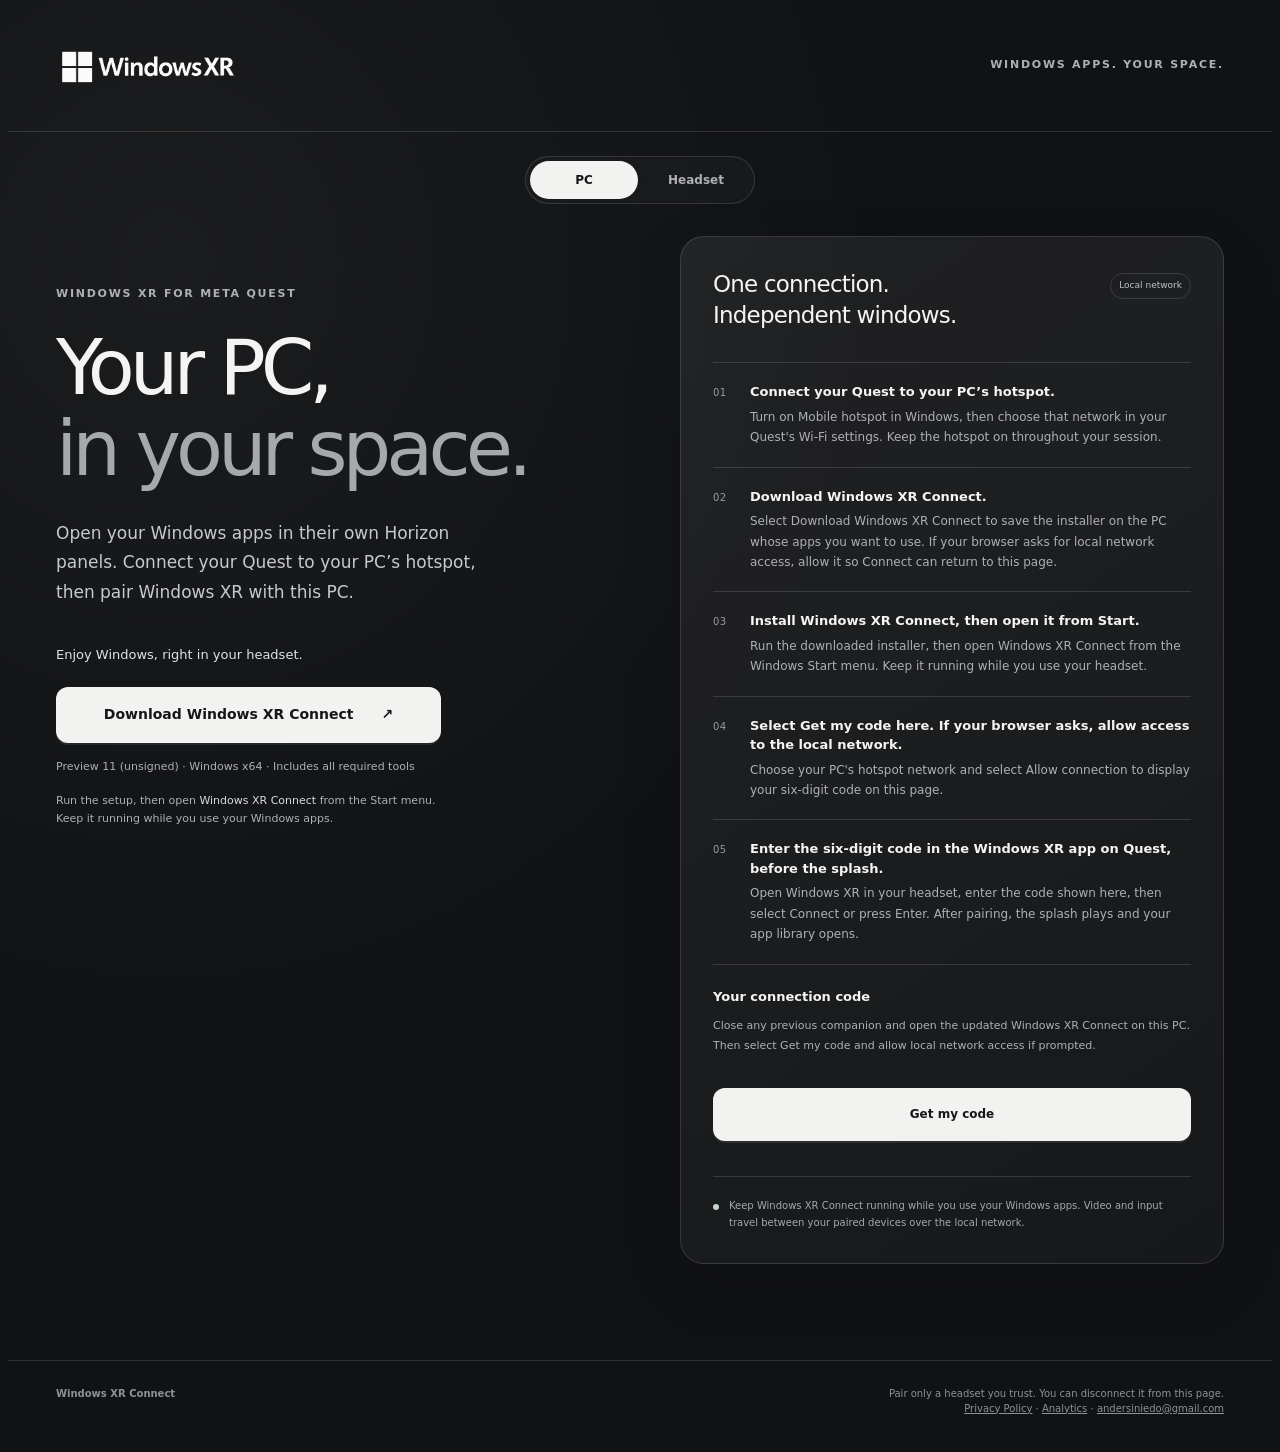
<file: index.html>
<!doctype html>
<html lang="en">
<head>
  <meta charset="utf-8">
  <meta name="viewport" content="width=device-width, initial-scale=1">
  <meta name="color-scheme" content="dark">
  <meta name="description" content="Connect your Windows apps to Windows XR on Meta Quest over your local network.">
  <title>Connect your PC · Windows XR</title>
  <link rel="stylesheet" href="styles.css?v=device-setup-1">
  <script type="module" src="setup-mode.mjs?v=device-setup-1"></script>
  <script type="module" src="portal.mjs?v=preview-11"></script>
  <script type="module" src="analytics.mjs?v=analytics-1"></script>
</head>
<body>
  <header class="site-header"><a class="wordmark" href="./" aria-label="Windows XR home"><img src="windows-xr-white-logo.png" alt="" width="2172" height="724"></a><span class="eyebrow">Windows apps. Your space.</span></header>
  <nav class="device-switch-wrap" aria-label="Setup device">
    <div class="device-switch" role="tablist" aria-label="Choose your setup device">
      <button class="device-tab" id="pc-tab" type="button" role="tab" aria-selected="true" aria-controls="pc-view" tabindex="0" data-device="pc">PC</button>
      <button class="device-tab" id="headset-tab" type="button" role="tab" aria-selected="false" aria-controls="headset-view" tabindex="-1" data-device="headset">Headset</button>
    </div>
  </nav>
  <main>
    <div class="mode-view" id="pc-view" role="tabpanel" aria-labelledby="pc-tab">
    <section class="hero" aria-labelledby="page-title">
      <p class="eyebrow">Windows XR for Meta Quest</p>
      <h1 id="page-title">Your PC,<br><span>in your space.</span></h1>
      <p class="intro">Open your Windows apps in their own Horizon panels. Connect your Quest to your PC’s hotspot, then pair Windows XR with this PC.</p>
      <div class="hero-download">
        <p class="setup-closing">Enjoy Windows, right in your headset.</p>
        <a class="button primary download" href="https://github.com/LonjeMocoISO/windowsxr-site/releases/download/windows-xr-connect-preview-11/WindowsXR-Connect-Setup.msi" data-analytics-download="connect" aria-describedby="installer-download-status">Download Windows XR Connect <span aria-hidden="true">↗</span></a>
        <p id="installer-download-status" class="download-note">Preview 11 (unsigned) · Windows x64 · Includes all required tools</p>
        <p class="download-note">Run the setup, then open <strong>Windows XR Connect</strong> from the Start menu. Keep it running while you use your Windows apps.</p>
      </div>
    </section>
    <section class="setup glass" aria-labelledby="setup-title">
      <div class="section-heading"><h2 id="setup-title">One connection.<br>Independent windows.</h2><span class="small-tag">Local network</span></div>
      <ol class="steps">
        <li><span class="step-number" aria-hidden="true">01</span><div><h3>Connect your Quest to your PC’s hotspot.</h3><p>Turn on Mobile hotspot in Windows, then choose that network in your Quest's Wi-Fi settings. Keep the hotspot on throughout your session.</p></div></li>
        <li><span class="step-number" aria-hidden="true">02</span><div><h3>Download Windows XR Connect.</h3><p>Select Download Windows XR Connect to save the installer on the PC whose apps you want to use. If your browser asks for local network access, allow it so Connect can return to this page.</p></div></li>
        <li><span class="step-number" aria-hidden="true">03</span><div><h3>Install Windows XR Connect, then open it from Start.</h3><p>Run the downloaded installer, then open Windows XR Connect from the Windows Start menu. Keep it running while you use your headset.</p></div></li>
        <li><span class="step-number" aria-hidden="true">04</span><div><h3>Select Get my code here. If your browser asks, allow access to the local network.</h3><p>Choose your PC's hotspot network and select Allow connection to display your six-digit code on this page.</p></div></li>
        <li><span class="step-number" aria-hidden="true">05</span><div><h3>Enter the six-digit code in the Windows XR app on Quest, before the splash.</h3><p>Open Windows XR in your headset, enter the code shown here, then select Connect or press Enter. After pairing, the splash plays and your app library opens.</p></div></li>
      </ol>
      <section id="web-connection" class="web-connection" aria-labelledby="web-connection-title">
        <h3 id="web-connection-title">Your connection code</h3>
        <p id="portal-status" class="portal-status" role="status" aria-live="polite">Close any previous companion and open the updated Windows XR Connect on this PC. Then select Get my code and allow local network access if prompted.</p>
        <button id="get-code-button" class="button primary" aria-describedby="portal-status" type="button">Get my code</button>
        <form id="web-connection-form" hidden>
          <label id="web-network-label" for="web-network">PC network</label>
          <select id="web-network" name="address" required aria-describedby="web-network-help"></select>
          <p id="web-network-help" class="download-note">Choose your hotspot network. Allow your paired Quest to view and control your Windows app windows.</p>
          <button id="web-allow-button" class="button primary" type="submit">Allow connection</button>
        </form>
        <div id="web-pairing" hidden>
          <output id="web-pairing-code" class="web-pairing-code" aria-label="Six-digit pairing code"></output>
          <p id="web-pairing-countdown" class="download-note"></p>
        </div>
        <p id="portal-notice" class="portal-notice" role="alert" hidden></p>
        <div class="portal-actions"><button id="web-renew-button" class="button secondary" type="button" hidden>Get a new code</button><button id="web-disconnect-button" class="button quiet" type="button" hidden>Disconnect</button></div>
        <noscript><p class="portal-notice">Enable JavaScript to get your connection code on this page.</p></noscript>
      </section>
      <div class="connection-note"><span class="status-dot" aria-hidden="true"></span><p>Keep Windows XR Connect running while you use your Windows apps. Video and input travel between your paired devices over the local network.</p></div>
    </section>
    </div>
    <div class="mode-view" id="headset-view" role="tabpanel" aria-labelledby="headset-tab" hidden>
      <section class="hero" aria-labelledby="headset-page-title">
        <p class="eyebrow">Windows XR for Meta Quest</p>
        <h1 id="headset-page-title">Your apps,<br><span>in your headset.</span></h1>
        <p class="intro">Bring your Windows workspace into Meta Horizon. Install Windows XR on your headset, then connect it to your PC to open your apps in their own panels.</p>
        <div class="hero-download">
          <p class="setup-closing">Your Windows workspace starts here.</p>
          <a class="button primary download" href="https://github.com/LonjeMocoISO/windowsxr-site/releases/download/windows-xr-quest-apk63-popups-bluetooth/windowsxr.apk" data-analytics-download="apk" download="windowsxr.apk">Download Windows XR APK <span aria-hidden="true">↗</span></a>
          <p class="download-note">APK63 · Meta Quest · Android APK · com.windowsxr.meta</p>
          <p class="download-note">Install <strong>Windows XR</strong> on your headset, then follow the PC setup to connect and get your code.</p>
        </div>
      </section>
      <section class="setup glass" aria-labelledby="headset-setup-title">
        <div class="section-heading"><h2 id="headset-setup-title">Set up your headset.<br>Then connect your PC.</h2><span class="small-tag">Headset setup</span></div>
        <ol class="steps">
          <li><span class="step-number" aria-hidden="true">01</span><div><h3>Download the APK on your PC or headset.</h3><p>On your PC, use the download button. Or visit <a href="https://www.windowsxr.com/#headset">www.windowsxr.com</a> in your headset browser and download the APK there.</p><p class="substep"><span class="substep-label">1A</span> If you downloaded it on your PC, transfer the APK to your headset.</p></div></li>
          <li><span class="step-number" aria-hidden="true">02</span><div><h3>Install and open with Package Installer</h3><p>Open the downloaded APK with Package Installer, then select Install.</p></div></li>
          <li><span class="step-number" aria-hidden="true">03</span><div><h3>Open Windows XR on your headset.</h3><p>Once installed, open Windows XR from your headset's Unknown Sources library.</p></div></li>
          <li><span class="step-number" aria-hidden="true">04</span><div><h3>Continue with the PC setup.</h3><p>Install Windows XR Connect on your PC, get your six-digit code and enter it in Windows XR on your headset.</p></div></li>
        </ol>
        <p class="apk-install-note">Downloading or transferring the APK does not install it. If APK installation is not available on your headset, use <a href="https://developers.meta.com/vr/documentation/unity/ts-mqdh-deploy-build/" target="_blank" rel="noopener noreferrer">Meta VR Developer Hub</a> on your PC.</p>
        <button class="button primary continue-pc" type="button" data-go-pc>Continue to PC setup <span aria-hidden="true">→</span></button>
        <div class="connection-note"><span class="status-dot" aria-hidden="true"></span><p>Keep your Quest and PC on the same hotspot when pairing Windows XR.</p></div>
      </section>
    </div>
  </main>
  <footer><span>Windows XR Connect</span><p>Pair only a headset you trust. You can disconnect it from this page.<br><a href="privacy.html" target="_blank" rel="noopener noreferrer">Privacy Policy</a> · <a href="privacy.html#website-analytics" target="_blank" rel="noopener noreferrer">Analytics</a> · <a href="mailto:andersiniedo@gmail.com">andersiniedo@gmail.com</a></p></footer>
</body>
</html>
</file>
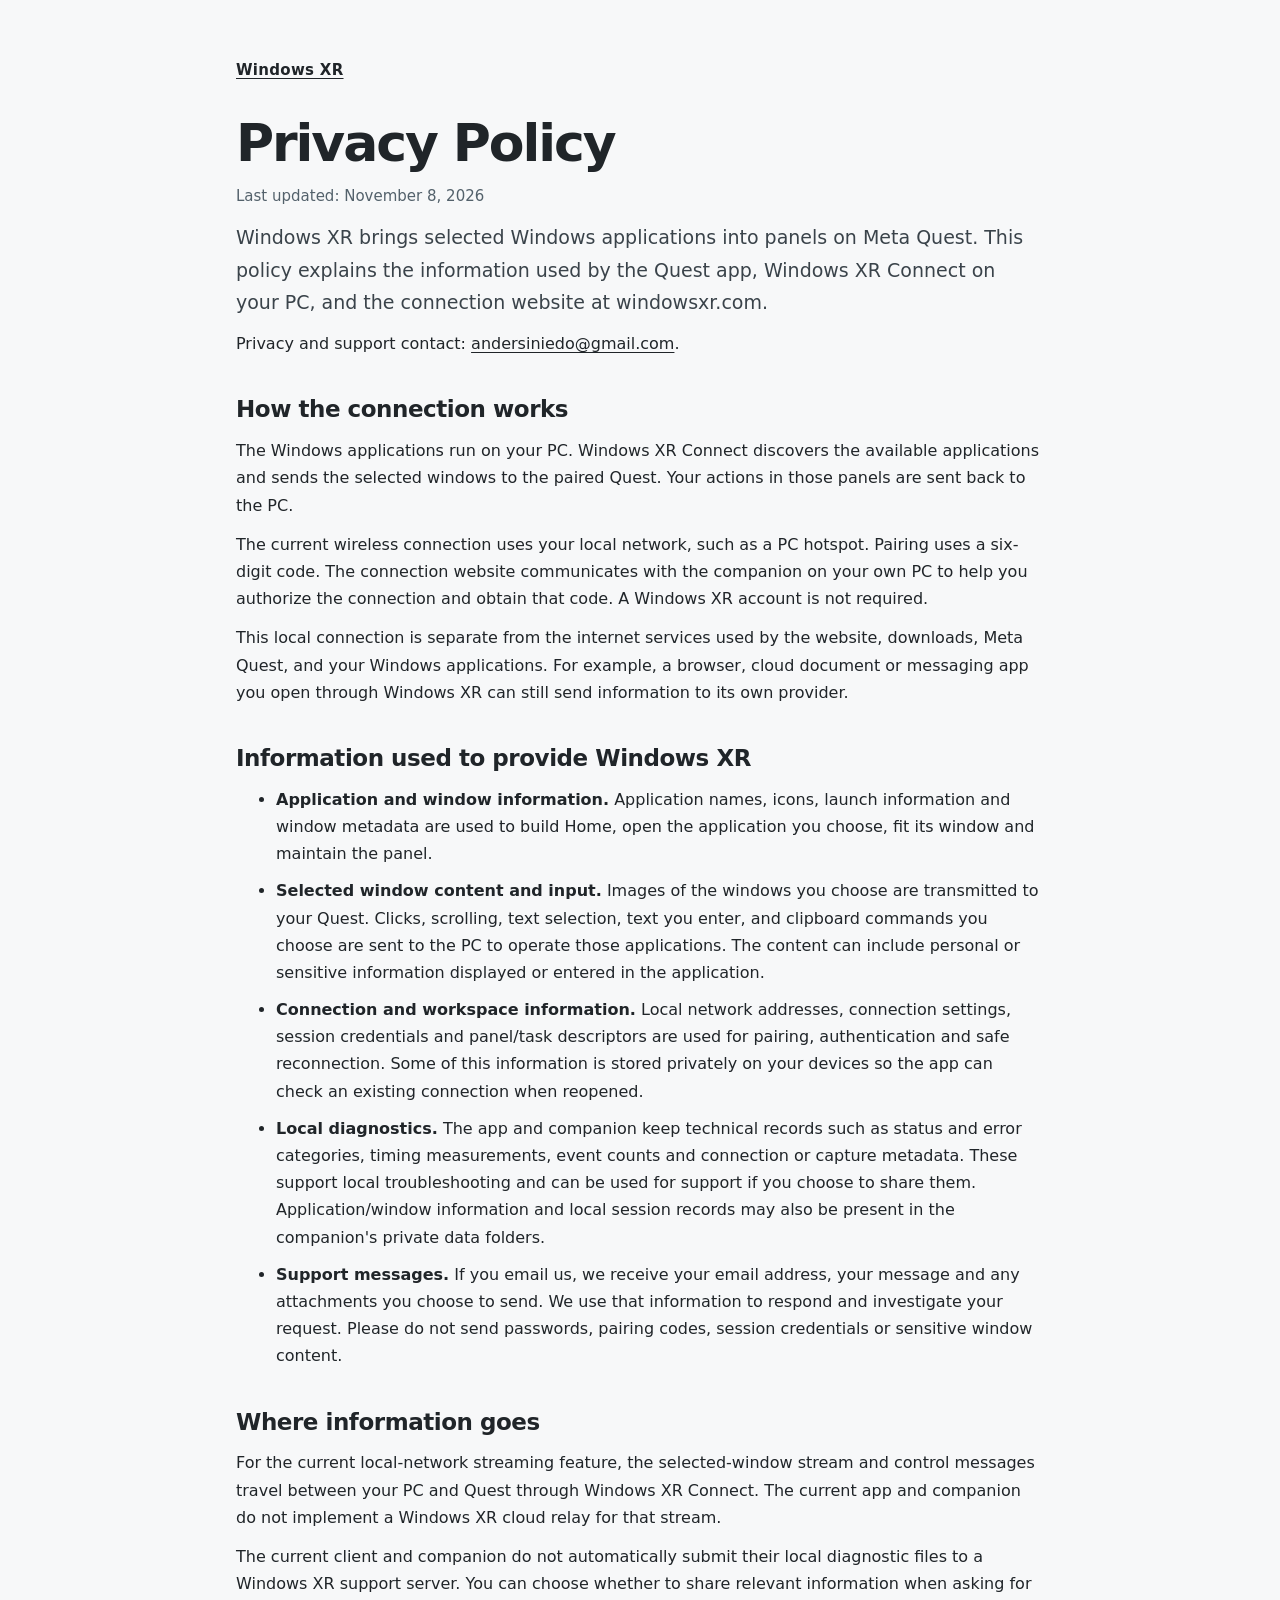
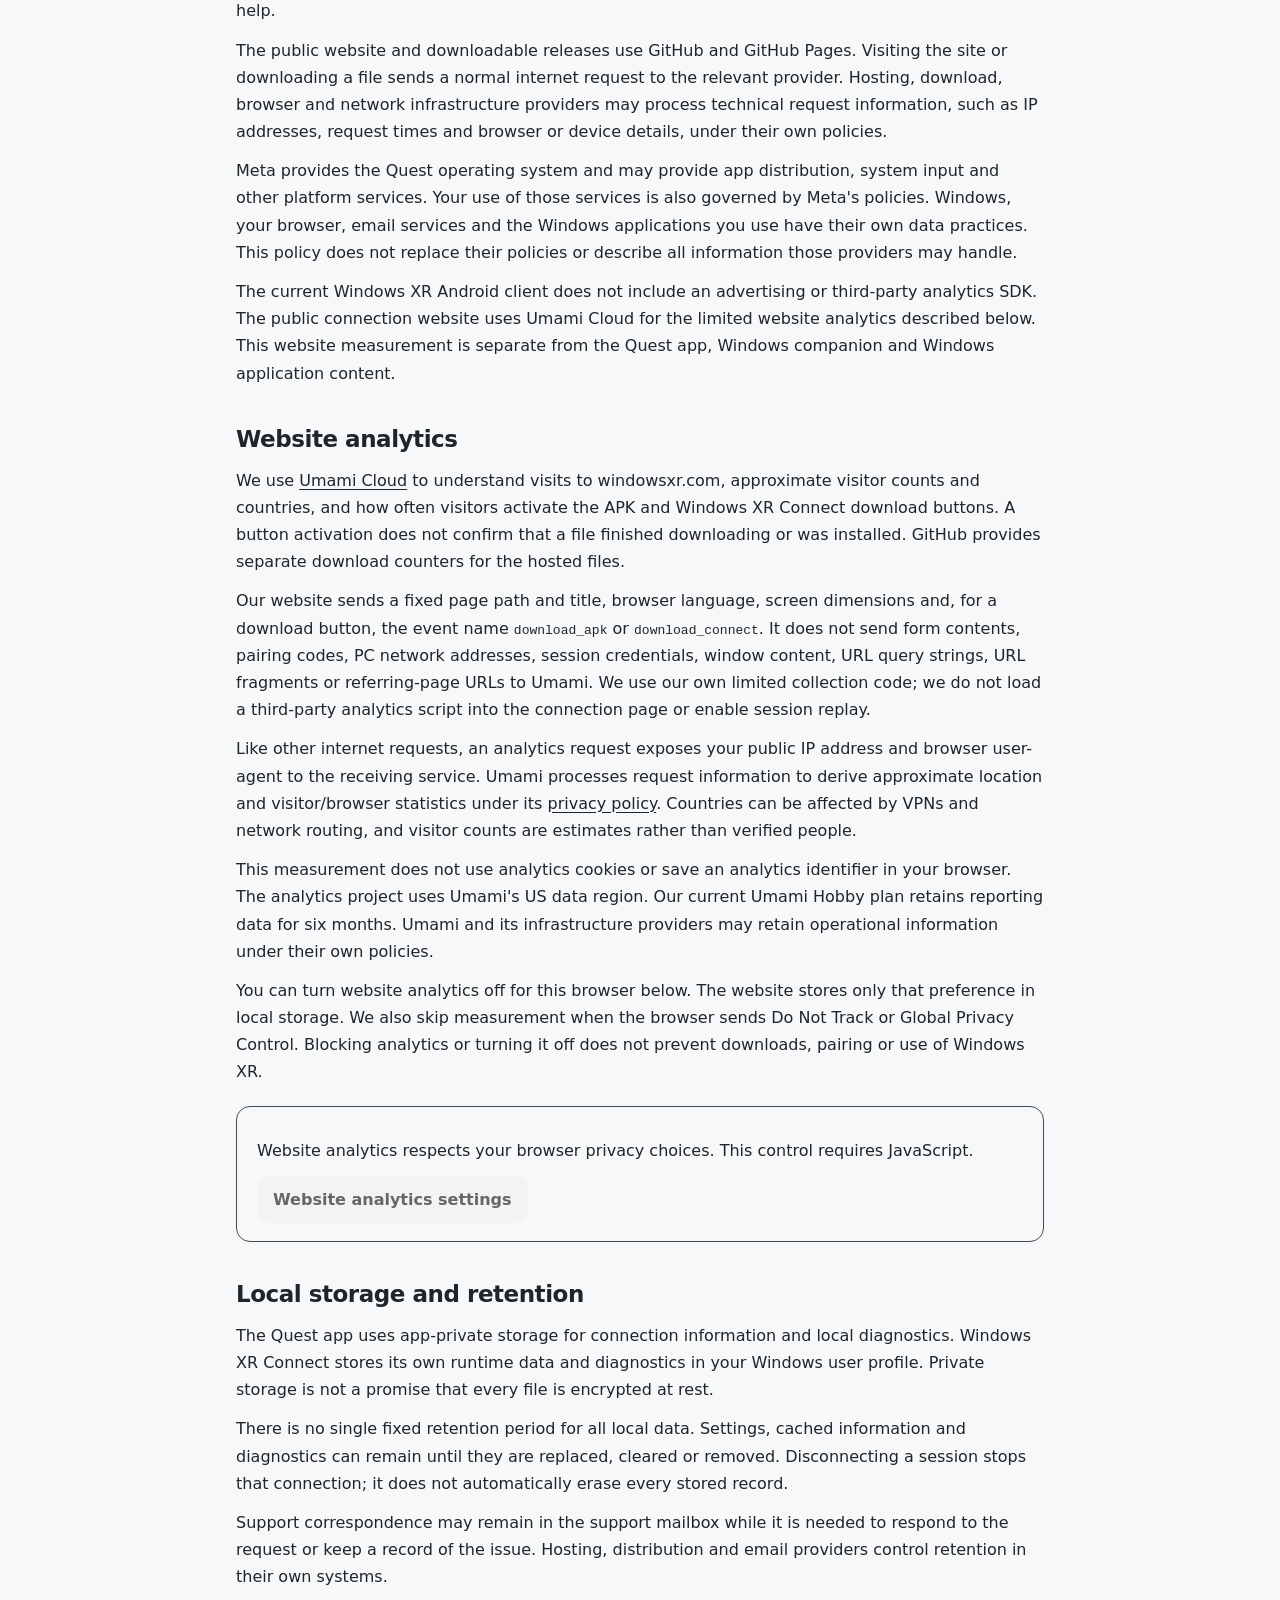
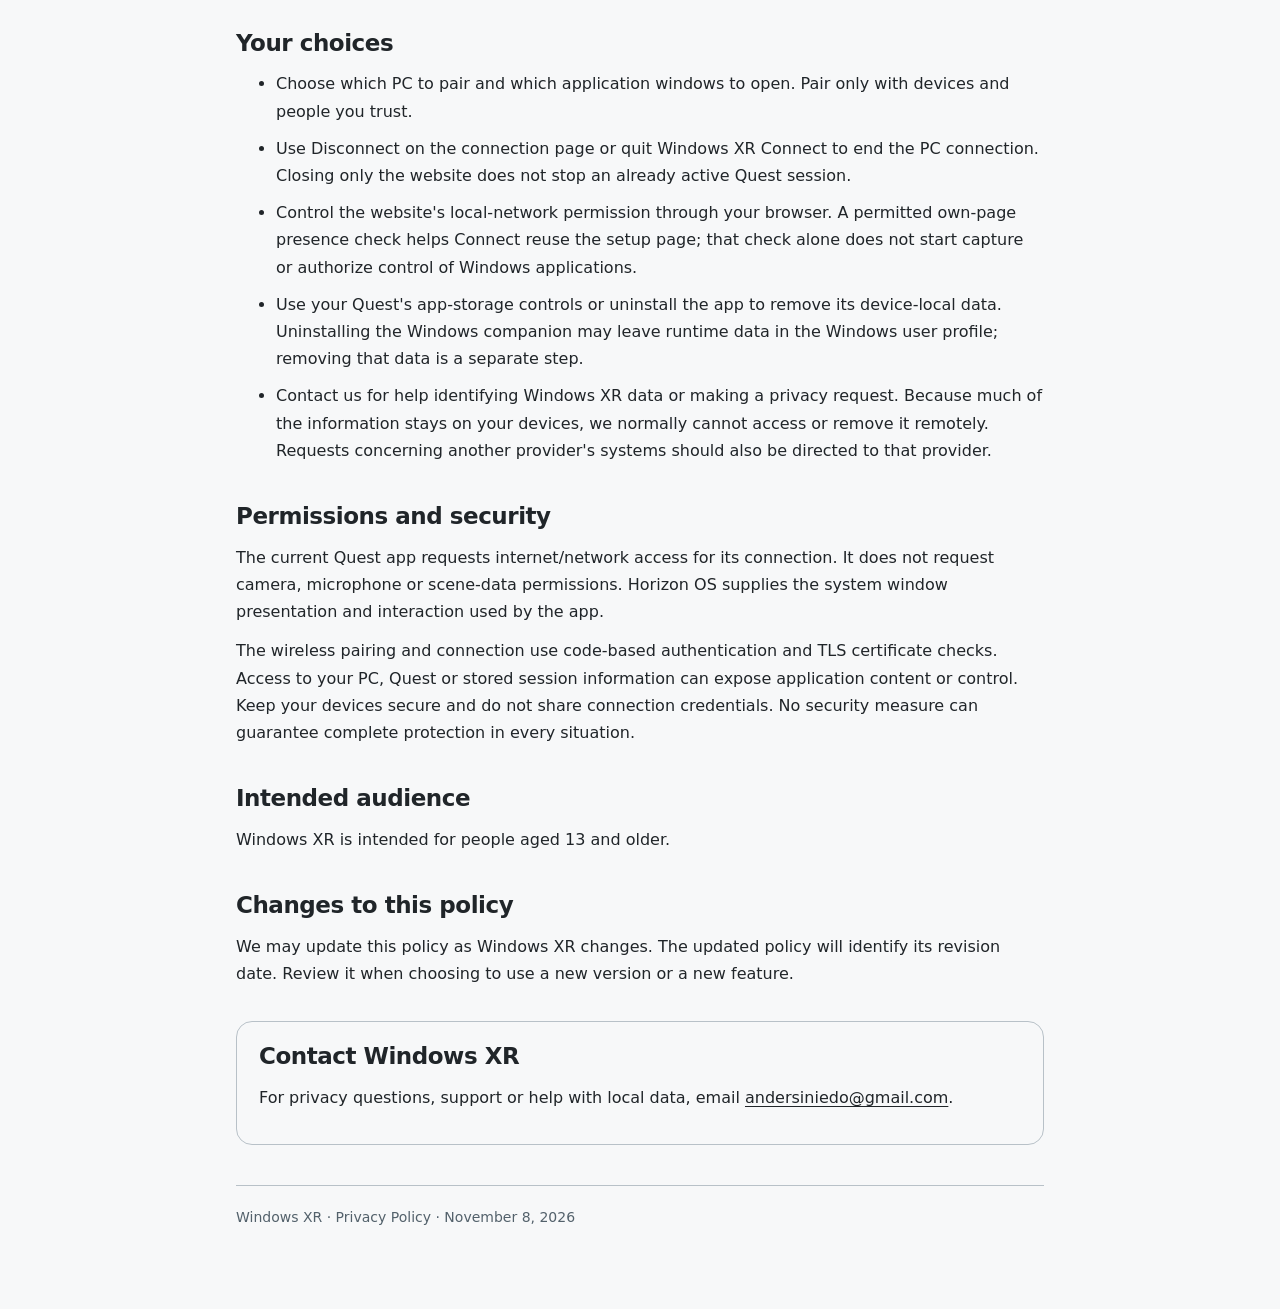
<file: privacy.html>
<!doctype html>
<html lang="en">
<head>
  <meta charset="utf-8">
  <meta name="viewport" content="width=device-width, initial-scale=1">
  <meta name="color-scheme" content="dark light">
  <meta name="description" content="How Windows XR handles connection information, Windows app content, local diagnostics and website analytics.">
  <title>Privacy Policy · Windows XR</title>
  <script type="module" src="analytics.mjs?v=analytics-1"></script>
  <style>
    :root{font-family:system-ui,-apple-system,"Segoe UI",sans-serif;color:#eceef0;background:#17191b;font-synthesis:none;line-height:1.7}
    *{box-sizing:border-box}body{margin:0}main{max-width:860px;margin:auto;padding:56px 26px 80px}
    .brand{font-size:15px;font-weight:650;letter-spacing:.02em}.draft{border:1px solid #71777d;border-radius:12px;padding:12px 16px;font-size:14px;color:#d9dde0;margin:24px 0}
    h1{font-size:clamp(36px,6vw,52px);line-height:1.12;letter-spacing:-.04em;margin:30px 0 12px}h2{font-size:23px;line-height:1.3;letter-spacing:-.02em;margin:38px 0 12px}
    p,ul{margin:12px 0}li{margin:10px 0}a{color:inherit;text-underline-offset:3px}.date{color:#b7bec4;font-size:15px}.lead{font-size:19px;color:#d8dde1}.contact{padding:20px 22px;border:1px solid #454b50;border-radius:16px;margin-top:34px}
    footer{border-top:1px solid #454b50;margin-top:40px;padding-top:20px;color:#b7bec4;font-size:14px}
    .analytics-choice{padding:18px 20px;border:1px solid #454b50;border-radius:14px;margin:20px 0}.analytics-choice button{font:inherit;font-weight:600;color:#17191b;background:#f0f2f1;border:0;border-radius:10px;padding:10px 16px;cursor:pointer}.analytics-choice button:disabled{cursor:default;opacity:.65}.analytics-choice button:focus-visible{outline:3px solid #9bbcff;outline-offset:4px}
    @media(prefers-color-scheme:light){:root{color:#202529;background:#f7f8f9}.lead,.draft{color:#3a434a}.date,footer{color:#53616b}.draft,.contact,footer{border-color:#b8c1c8}}
  </style>
</head>
<body>
<main>
  <a class="brand" href="https://windowsxr.com/">Windows XR</a>
  <h1>Privacy Policy</h1>
  <p class="date">Last updated: November 8, 2026</p>
  <p class="lead">Windows XR brings selected Windows applications into panels on Meta Quest. This policy explains the information used by the Quest app, Windows XR Connect on your PC, and the connection website at windowsxr.com.</p>
  <p>Privacy and support contact: <a href="mailto:andersiniedo@gmail.com">andersiniedo@gmail.com</a>.</p>

  <h2>How the connection works</h2>
  <p>The Windows applications run on your PC. Windows XR Connect discovers the available applications and sends the selected windows to the paired Quest. Your actions in those panels are sent back to the PC.</p>
  <p>The current wireless connection uses your local network, such as a PC hotspot. Pairing uses a six-digit code. The connection website communicates with the companion on your own PC to help you authorize the connection and obtain that code. A Windows XR account is not required.</p>
  <p>This local connection is separate from the internet services used by the website, downloads, Meta Quest, and your Windows applications. For example, a browser, cloud document or messaging app you open through Windows XR can still send information to its own provider.</p>

  <h2>Information used to provide Windows XR</h2>
  <ul>
    <li><strong>Application and window information.</strong> Application names, icons, launch information and window metadata are used to build Home, open the application you choose, fit its window and maintain the panel.</li>
    <li><strong>Selected window content and input.</strong> Images of the windows you choose are transmitted to your Quest. Clicks, scrolling, text selection, text you enter, and clipboard commands you choose are sent to the PC to operate those applications. The content can include personal or sensitive information displayed or entered in the application.</li>
    <li><strong>Connection and workspace information.</strong> Local network addresses, connection settings, session credentials and panel/task descriptors are used for pairing, authentication and safe reconnection. Some of this information is stored privately on your devices so the app can check an existing connection when reopened.</li>
    <li><strong>Local diagnostics.</strong> The app and companion keep technical records such as status and error categories, timing measurements, event counts and connection or capture metadata. These support local troubleshooting and can be used for support if you choose to share them. Application/window information and local session records may also be present in the companion's private data folders.</li>
    <li><strong>Support messages.</strong> If you email us, we receive your email address, your message and any attachments you choose to send. We use that information to respond and investigate your request. Please do not send passwords, pairing codes, session credentials or sensitive window content.</li>
  </ul>

  <h2>Where information goes</h2>
  <p>For the current local-network streaming feature, the selected-window stream and control messages travel between your PC and Quest through Windows XR Connect. The current app and companion do not implement a Windows XR cloud relay for that stream.</p>
  <p>The current client and companion do not automatically submit their local diagnostic files to a Windows XR support server. You can choose whether to share relevant information when asking for help.</p>
  <p>The public website and downloadable releases use GitHub and GitHub Pages. Visiting the site or downloading a file sends a normal internet request to the relevant provider. Hosting, download, browser and network infrastructure providers may process technical request information, such as IP addresses, request times and browser or device details, under their own policies.</p>
  <p>Meta provides the Quest operating system and may provide app distribution, system input and other platform services. Your use of those services is also governed by Meta's policies. Windows, your browser, email services and the Windows applications you use have their own data practices. This policy does not replace their policies or describe all information those providers may handle.</p>
  <p>The current Windows XR Android client does not include an advertising or third-party analytics SDK. The public connection website uses Umami Cloud for the limited website analytics described below. This website measurement is separate from the Quest app, Windows companion and Windows application content.</p>

  <h2 id="website-analytics">Website analytics</h2>
  <p>We use <a href="https://umami.is/" target="_blank" rel="noopener noreferrer">Umami Cloud</a> to understand visits to windowsxr.com, approximate visitor counts and countries, and how often visitors activate the APK and Windows XR Connect download buttons. A button activation does not confirm that a file finished downloading or was installed. GitHub provides separate download counters for the hosted files.</p>
  <p>Our website sends a fixed page path and title, browser language, screen dimensions and, for a download button, the event name <code>download_apk</code> or <code>download_connect</code>. It does not send form contents, pairing codes, PC network addresses, session credentials, window content, URL query strings, URL fragments or referring-page URLs to Umami. We use our own limited collection code; we do not load a third-party analytics script into the connection page or enable session replay.</p>
  <p>Like other internet requests, an analytics request exposes your public IP address and browser user-agent to the receiving service. Umami processes request information to derive approximate location and visitor/browser statistics under its <a href="https://umami.is/privacy" target="_blank" rel="noopener noreferrer">privacy policy</a>. Countries can be affected by VPNs and network routing, and visitor counts are estimates rather than verified people.</p>
  <p>This measurement does not use analytics cookies or save an analytics identifier in your browser. The analytics project uses Umami's US data region. Our current Umami Hobby plan retains reporting data for six months. Umami and its infrastructure providers may retain operational information under their own policies.</p>
  <p>You can turn website analytics off for this browser below. The website stores only that preference in local storage. We also skip measurement when the browser sends Do Not Track or Global Privacy Control. Blocking analytics or turning it off does not prevent downloads, pairing or use of Windows XR.</p>
  <div class="analytics-choice">
    <p id="analytics-status" role="status" aria-live="polite">Website analytics respects your browser privacy choices. This control requires JavaScript.</p>
    <button id="analytics-toggle" type="button" disabled>Website analytics settings</button>
  </div>

  <h2>Local storage and retention</h2>
  <p>The Quest app uses app-private storage for connection information and local diagnostics. Windows XR Connect stores its own runtime data and diagnostics in your Windows user profile. Private storage is not a promise that every file is encrypted at rest.</p>
  <p>There is no single fixed retention period for all local data. Settings, cached information and diagnostics can remain until they are replaced, cleared or removed. Disconnecting a session stops that connection; it does not automatically erase every stored record.</p>
  <p>Support correspondence may remain in the support mailbox while it is needed to respond to the request or keep a record of the issue. Hosting, distribution and email providers control retention in their own systems.</p>

  <h2>Your choices</h2>
  <ul>
    <li>Choose which PC to pair and which application windows to open. Pair only with devices and people you trust.</li>
    <li>Use Disconnect on the connection page or quit Windows XR Connect to end the PC connection. Closing only the website does not stop an already active Quest session.</li>
    <li>Control the website's local-network permission through your browser. A permitted own-page presence check helps Connect reuse the setup page; that check alone does not start capture or authorize control of Windows applications.</li>
    <li>Use your Quest's app-storage controls or uninstall the app to remove its device-local data. Uninstalling the Windows companion may leave runtime data in the Windows user profile; removing that data is a separate step.</li>
    <li>Contact us for help identifying Windows XR data or making a privacy request. Because much of the information stays on your devices, we normally cannot access or remove it remotely. Requests concerning another provider's systems should also be directed to that provider.</li>
  </ul>

  <h2>Permissions and security</h2>
  <p>The current Quest app requests internet/network access for its connection. It does not request camera, microphone or scene-data permissions. Horizon OS supplies the system window presentation and interaction used by the app.</p>
  <p>The wireless pairing and connection use code-based authentication and TLS certificate checks. Access to your PC, Quest or stored session information can expose application content or control. Keep your devices secure and do not share connection credentials. No security measure can guarantee complete protection in every situation.</p>

  <h2>Intended audience</h2>
  <p>Windows XR is intended for people aged 13 and older.</p>

  <h2>Changes to this policy</h2>
  <p>We may update this policy as Windows XR changes. The updated policy will identify its revision date. Review it when choosing to use a new version or a new feature.</p>

  <section class="contact" aria-labelledby="contact-heading">
    <h2 id="contact-heading" style="margin-top:0">Contact Windows XR</h2>
    <p>For privacy questions, support or help with local data, email <a href="mailto:andersiniedo@gmail.com">andersiniedo@gmail.com</a>.</p>
  </section>
  <footer>Windows XR · Privacy Policy · November 8, 2026</footer>
</main>
</body>
</html>
</file>
<file: styles.css>
:root{color-scheme:dark;font-family:Inter,"Segoe UI",system-ui,sans-serif;background:#111214;color:#f4f4f2;font-synthesis:none;line-height:1.5;--muted:#aeb0b4;--line:rgba(255,255,255,.13)}*{box-sizing:border-box}body{margin:0;background:radial-gradient(ellipse at 13% 18%,rgba(255,255,255,.045),transparent 46%),#111214;min-height:100vh}a{color:inherit}.site-header{max-width:1264px;margin:auto;padding:35px 48px;display:flex;justify-content:space-between;align-items:center;border-bottom:1px solid var(--line)}.wordmark{display:flex;align-items:center;max-width:48%}.wordmark img{display:block;width:184px;max-width:100%;height:auto}.eyebrow{font-size:11px;letter-spacing:.16em;text-transform:uppercase;color:var(--muted);font-weight:550}main{max-width:1264px;padding:77px 48px 96px;margin:auto;display:grid;grid-template-columns:1fr 1fr;gap:80px;align-items:start}.hero{padding-top:39px}h1{font-weight:450;font-size:clamp(54px,6vw,80px);line-height:1.06;letter-spacing:-.065em;margin:24px 0 29px}h1 span{color:#a5a8ad}.intro{font-size:17px;line-height:1.75;color:#c7c9cc;max-width:450px;margin:0 0 37px}.button{display:inline-flex;justify-content:center;align-items:center;gap:28px;font-size:14px;line-height:1.4;font-weight:650;text-decoration:none;border-radius:12px;border:1px solid transparent;padding:17px 21px}.primary{color:#151619;background:#f2f3f1;box-shadow:0 2px 0 rgba(255,255,255,.08)}.primary:hover{background:#fff}.button:focus-visible,a:focus-visible{outline:3px solid #c2d9ff;outline-offset:5px}.download-note{font-size:11px;line-height:1.7;color:var(--muted);max-width:385px;margin:15px 0 0}.download-note strong{font-weight:500;color:#dadbde}.glass{background:linear-gradient(145deg,rgba(255,255,255,.065),rgba(255,255,255,.027));border:1px solid var(--line);box-shadow:0 22px 65px rgba(0,0,0,.12);border-radius:24px}.setup{padding:32px}.section-heading{display:flex;align-items:start;justify-content:space-between;gap:14px}.section-heading h2{font-size:23px;line-height:1.35;letter-spacing:-.035em;font-weight:500;margin:0}.small-tag{font-size:9px;white-space:nowrap;border:1px solid var(--line);color:#bfc1c5;padding:5px 8px;border-radius:20px;margin-top:4px}.steps{padding:0;margin:31px 0 0;list-style:none}.steps li{display:flex;gap:17px;padding:19px 0;border-top:1px solid var(--line)}.step-number{font-size:10px;color:#969aa0;letter-spacing:.03em;padding-top:3px;min-width:20px}.steps h3{font-weight:550;font-size:13px;margin:0 0 5px}.steps p{font-size:12px;line-height:1.7;color:var(--muted);margin:0}.connection-note{display:flex;align-items:start;gap:10px;border-top:1px solid var(--line);padding-top:20px;margin-top:4px}.status-dot{width:6px;height:6px;background:#c4d5c6;border-radius:100%;flex-shrink:0;margin-top:7px}.connection-note p{font-size:10px;line-height:1.7;color:#a4a8ad;margin:0}footer{max-width:1264px;margin:auto;padding:25px 48px 36px;border-top:1px solid var(--line);display:flex;gap:20px;justify-content:space-between;color:#8e9298;font-size:10px}footer span{font-weight:550;white-space:nowrap}footer p{margin:0;max-width:440px;text-align:right}@media(max-width:920px){main{gap:35px;padding-top:36px}.setup{padding:25px}.section-heading{flex-wrap:wrap}}@media(max-width:700px){.site-header{padding:24px}.site-header>.eyebrow{font-size:9px}main{display:block;padding:28px 24px 56px}.hero{padding:7px 0 42px}h1{font-size:63px}.intro{font-size:15px;max-width:480px}.setup{padding:25px}.section-heading{flex-wrap:nowrap}footer{padding:24px;display:block}footer p{text-align:left;margin-top:10px;line-height:1.8}}@media(prefers-reduced-motion:no-preference){.button{transition:background .15s ease}}

[hidden]{display:none!important}.setup-closing{font-size:13px;font-weight:500;color:#e0e2e4;margin:20px 0}.hero-download{max-width:385px}.hero-download>.download{width:100%;margin-top:3px}.web-connection{margin-top:0;padding-top:22px;border-top:1px solid var(--line)}.web-connection h3{font-size:13px;font-weight:550;margin:0}.portal-status{font-size:11px;color:var(--muted);line-height:1.8;margin:10px 0 15px}.button.secondary{color:#e6e8ea;border-color:rgba(255,255,255,.2);background:transparent;cursor:pointer;font-family:inherit;font-size:12px;padding:12px 16px}.button.quiet{background:transparent;color:var(--muted);font:inherit;font-size:11px;padding:10px 0;cursor:pointer}.button:disabled{opacity:.4;cursor:default}.portal-actions{display:flex;align-items:center;justify-content:space-between;gap:15px;margin:13px 0 0}.portal-actions:has(>button[hidden]:first-child)>button:last-child{margin-left:auto}.portal-notice{font-size:11px;line-height:1.8;color:#d6c3a7;margin:15px 0 0}.web-connection label{display:block;font-size:10px;font-weight:550;margin:12px 0 7px;color:#c9ccd0}.web-connection select{width:100%;font:inherit;font-size:11px;padding:11px;border:1px solid var(--line);border-radius:9px;color:#e6e8ea;background:#242629}.web-connection .primary{width:100%;font-family:inherit;font-size:12px;cursor:pointer;margin-top:17px}.web-connection button:focus-visible,.web-connection select:focus-visible{outline:3px solid #c2d9ff;outline-offset:4px}.web-pairing-code{display:block;font-family:"Cascadia Mono",Consolas,monospace;font-size:42px;letter-spacing:.18em;font-weight:500;line-height:1.5;color:#f4f4f2;padding:13px 0 0;user-select:all}.web-connection+.connection-note{margin-top:22px}

/* Device setup views share the approved PC layout and connection controls. */
.device-switch-wrap{max-width:1264px;margin:auto;padding:24px 48px 0}.device-switch{display:flex;width:fit-content;margin:0 auto;padding:4px;gap:4px;border:1px solid var(--line);border-radius:999px;background:rgba(255,255,255,.025)}.device-tab{appearance:none;border:0;border-radius:999px;min-width:108px;padding:10px 22px;font:inherit;font-size:12px;font-weight:600;color:var(--muted);background:transparent;cursor:pointer}.device-tab[aria-selected=true]{color:#151619;background:#f2f3f1;box-shadow:0 1px 5px rgba(0,0,0,.14)}.device-tab:focus-visible{outline:3px solid #c2d9ff;outline-offset:4px}main{display:block;padding-top:32px}.mode-view{display:grid;grid-template-columns:1fr 1fr;gap:80px;align-items:start}.substep{margin-top:12px!important}.substep-label{font-size:10px;letter-spacing:.03em;color:#d0d3d6;margin-right:5px}.steps p a,.apk-install-note a{text-underline-offset:3px;color:#d1d4d8}.apk-install-note{font-size:10px;line-height:1.75;color:var(--muted);padding-top:19px;margin:0 0 18px;border-top:1px solid var(--line)}.continue-pc{margin-bottom:20px}.mode-view[hidden]{display:none!important}@media(max-width:920px){.mode-view{gap:35px}}@media(max-width:700px){.device-switch-wrap{padding:24px 24px 0}.mode-view{display:block}main{padding-top:26px}.device-tab{min-width:112px}}
</file>
